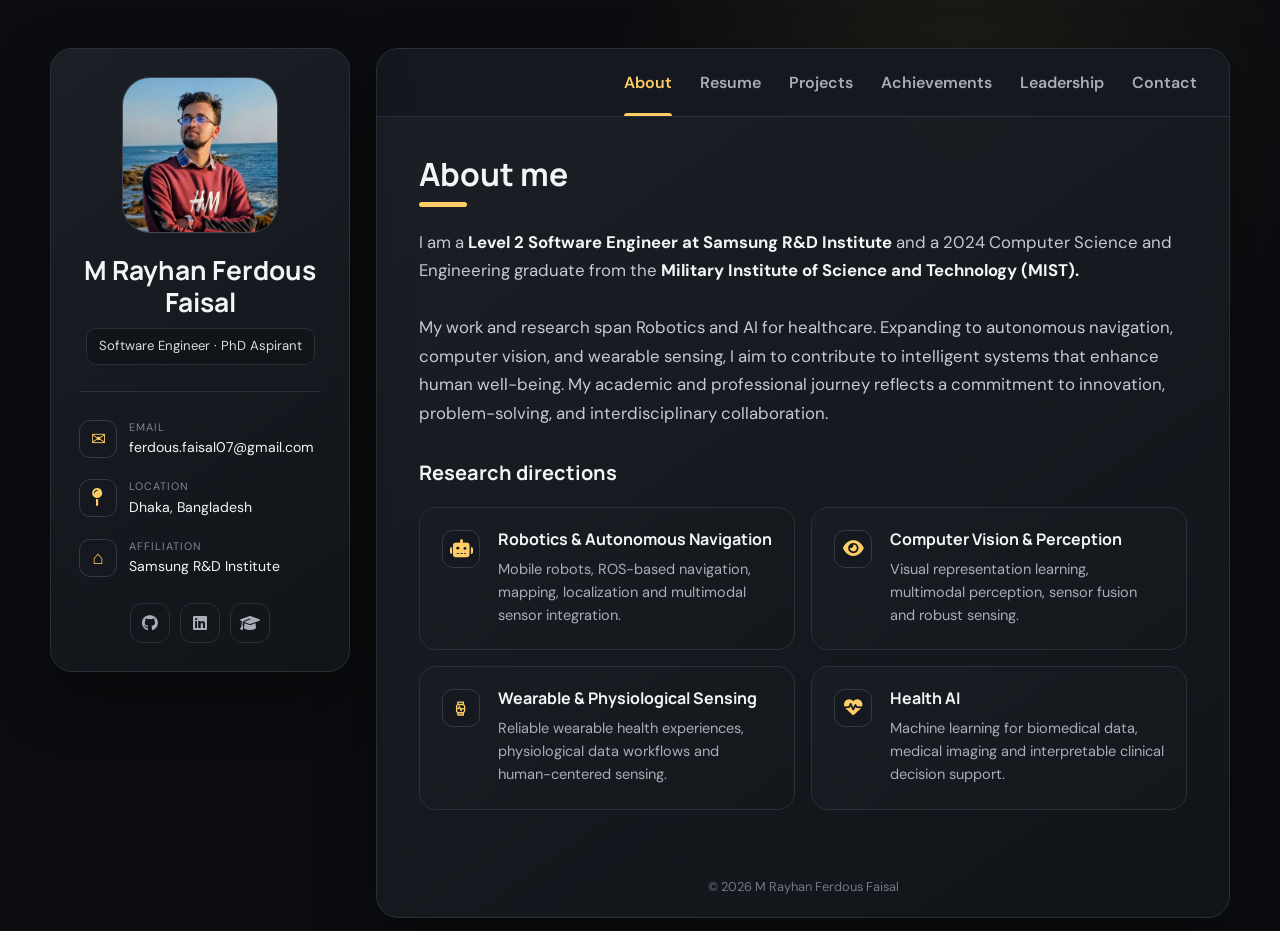
<file: index.html>
<!doctype html>
<html lang="en">
<head>
  <meta charset="utf-8">
  <meta http-equiv="refresh" content="0; url=about/">
  <meta name="viewport" content="width=device-width, initial-scale=1">
  <title>M Rayhan Ferdous Faisal | Portfolio</title>
  <link rel="canonical" href="about/">
</head>
<body>
  <p>Opening <a href="about/">M Rayhan Ferdous Faisal's portfolio</a>…</p>
</body>
</html>
</file>
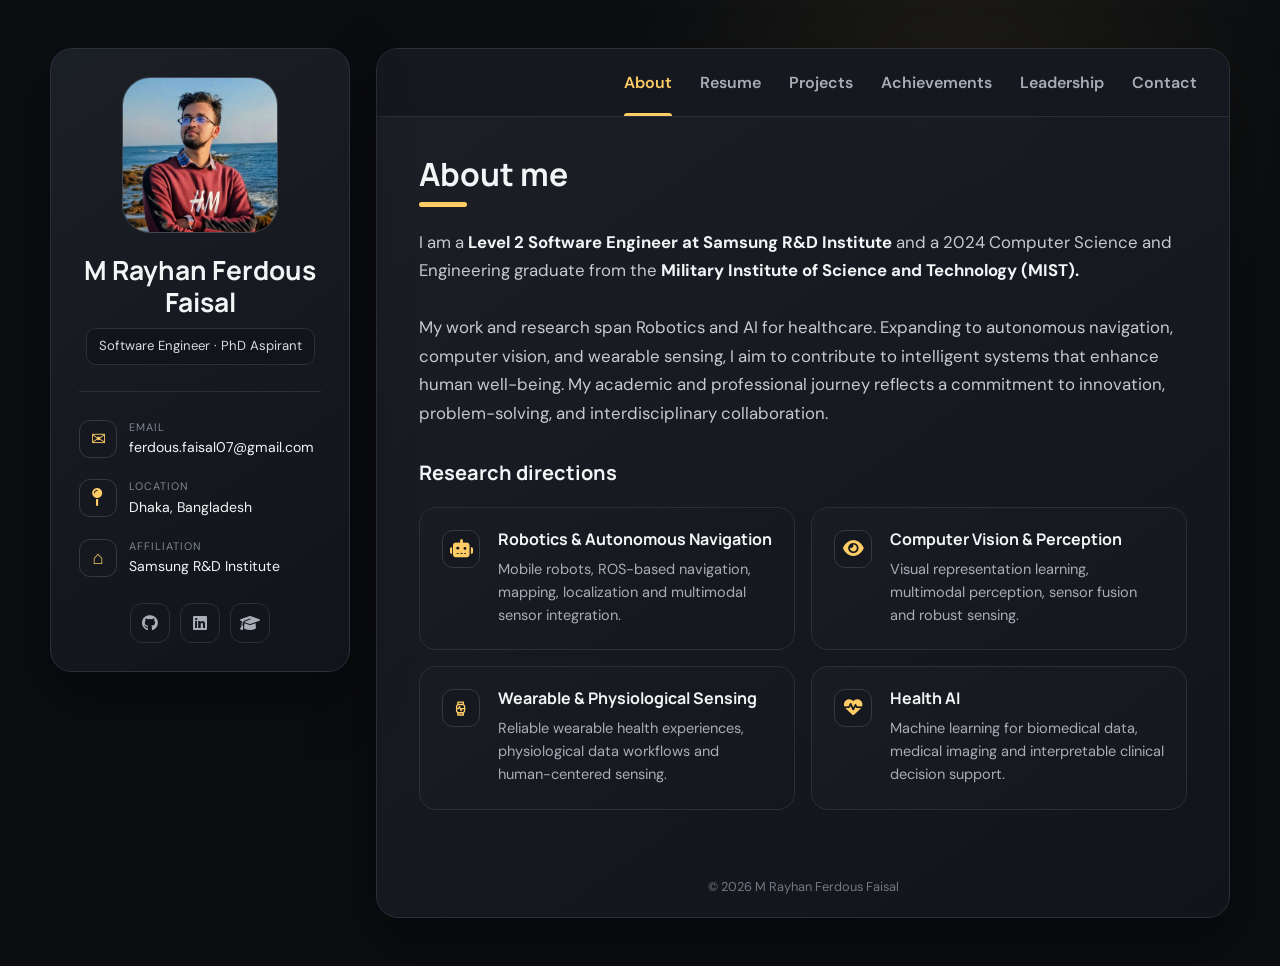
<file: about/index.html>
<!doctype html>
<html lang="en">
<head>
    <meta charset="utf-8">
    <meta name="viewport" content="width=device-width,initial-scale=1">
    <meta name="description" content="M Rayhan Ferdous Faisal — software engineer and prospective PhD student in intelligent sensing, robotics, computer vision and health AI.">
    <meta name="theme-color" content="#0b0d10">
    <title>
      M Rayhan Ferdous Faisal | Portfolio
    </title>
    <link rel="preconnect" href="https://fonts.googleapis.com">
    <link rel="preconnect" href="https://fonts.gstatic.com" crossorigin>
    <link href="https://fonts.googleapis.com/css2?family=DM+Sans:wght@400;500;600;700&family=Manrope:wght@600;700;800&display=swap" rel="stylesheet">
    <link rel="stylesheet" href="https://cdnjs.cloudflare.com/ajax/libs/font-awesome/6.7.2/css/all.min.css">
    <link rel="icon" type="image/svg+xml" href="data:image/svg+xml,%3Csvg xmlns='http://www.w3.org/2000/svg' viewBox='0 0 64 64'%3E%3Crect width='64' height='64' rx='15' fill='%23111318'/%3E%3Cpath d='M14 46V18h19c10 0 17 5 17 14 0 6-3 10-8 12l8 2v4H37l-9-13v13H14zm14-20v8h5c4 0 6-1 6-4s-2-4-6-4h-5z' fill='%23ffcc66'/%3E%3C/svg%3E">
    <link rel="stylesheet" href="../assets/css/style.css?v=20260922-1">
  </head>
<body>
  <div class="shell">
    <aside class="side card" aria-label="Profile">
            <div class="portrait" data-image-slot="profile">
              <strong>
                RF
              </strong>
            </div>
            <div>
              <h1>
                M Rayhan Ferdous Faisal
              </h1>
              <span class="role">
                Software Engineer · PhD Aspirant
              </span>
            </div>
            <div class="rule">
            </div>
            <div class="contacts">
              <div class="contact">
                <span class="icon">
                  ✉
                </span>
                <div>
                  <small>
                    Email
                  </small>
                  <a href="#" data-link-slot="email">
                    ferdous.faisal07@gmail.com
                  </a>
                </div>
              </div>
              <div class="contact">
                <span class="icon">
                  <i class="fa-solid fa-map-pin" aria-hidden="true"></i>
                </span>
                <div>
                  <small>
                    Location
                  </small>
                  <span>
                    Dhaka, Bangladesh
                  </span>
                </div>
              </div>
              <div class="contact">
                <span class="icon">
                  ⌂
                </span>
                <div>
                  <small>
                    Affiliation
                  </small>
                  <span>
                    Samsung R&amp;D Institute
                  </span>
                </div>
              </div>
            </div>
            <div class="social">
              <a href="https://github.com/RF-Faisal" target="_blank" rel="noreferrer" aria-label="GitHub" data-link-slot="github">
                <i class="fa-brands fa-github" aria-hidden="true"></i>
              </a>
              <a href="#" data-link-slot="linkedin" aria-label="LinkedIn">
                <i class="fa-brands fa-linkedin" aria-hidden="true"></i>
              </a>
              <a href="#" data-link-slot="scholar" aria-label="Google Scholar">
                <i class="fa-solid fa-graduation-cap" aria-hidden="true"></i>
              </a>
            </div>
          </aside>
    <main class="main card">
      <nav class="nav" aria-label="Portfolio sections">
          <a class="active" aria-current="page" href="../about/">About</a>
          <a href="../resume/">Resume</a>
          <a href="../projects/">Projects</a>
          <a href="../achievements/">Achievements</a>
          <a href="../leadership/">Leadership</a>
          <a href="../contact/">Contact</a>
        </nav>
      <section id="about" class="panel active">
        <h2 class="title">
          About me
        </h2>
        <p class="lead">
          I am a
          <strong>
            Level 2 Software Engineer at Samsung R&amp;D Institute
          </strong>
          and a 2024 Computer Science and Engineering graduate from the
          <strong>
            Military Institute of Science and Technology (MIST).
          </strong>
          <br>
          <br>
          My work and research span Robotics and AI for healthcare. Expanding to autonomous navigation, computer vision, and wearable sensing, I aim to contribute to intelligent systems that enhance human well-being. My academic and professional journey reflects a commitment to innovation, problem-solving, and interdisciplinary collaboration.
        </p>
        <!-- <div class="available">
          <span class="dot">
          </span>
          Seeking PhD opportunities for Spring or Fall 2027
        </div> -->
        <h3 class="label">
          Research directions
        </h3>
        <div class="grid research-directions">
          <article class="box">
            <span class="icon">
              <i class="fa-solid fa-robot" aria-hidden="true"></i>
            </span>
            <h3>
              Robotics &amp; Autonomous Navigation
            </h3>
            <p>
              Mobile robots, ROS-based navigation, mapping, localization and multimodal sensor integration.
            </p>
          </article>
          <article class="box">
            <span class="icon">
              <i class="fa-solid fa-eye" aria-hidden="true"></i>
            </span>
            <h3>
              Computer Vision &amp; Perception
            </h3>
            <p>
              Visual representation learning, multimodal perception, sensor fusion and robust sensing.
            </p>
          </article>
          <article class="box">
            <span class="icon">
              <svg xmlns="http://www.w3.org/2000/svg" viewBox="0 0 24 24" width="1.2em" height="1.2em" fill="none" stroke="currentColor" stroke-width="1.6" stroke-linecap="round" stroke-linejoin="round" aria-hidden="true"><path d="M8.5 4h7v2.8h-7z"/><path d="M8.5 17.2h7V20h-7z"/><rect x="7" y="7" width="10" height="10" rx="2.5"/><path d="M8 12h1.2l1.4-2.6 2 5.2 1-2.6h3.6"/></svg>
            </span>
            <h3>
              Wearable &amp; Physiological Sensing
            </h3>
            <p>
              Reliable wearable health experiences, physiological data workflows and human-centered sensing.
            </p>
          </article>
          <article class="box">
            <span class="icon">
              <i class="fa-solid fa-heart-pulse" aria-hidden="true"></i>
            </span>
            <h3>
              Health AI
            </h3>
            <p>
              Machine learning for biomedical data, medical imaging and interpretable clinical decision support.
            </p>
          </article>
        </div>
      </section>
      <footer class="foot">
          ©
          <span id="year">
          </span>
          M Rayhan Ferdous Faisal
        </footer>
    </main>
  </div>
  <script src="../assets/js/resources.js?v=20260914-3"></script>
  <script src="../assets/js/main.js?v=20260922-1"></script>
</body>
</html>
</file>
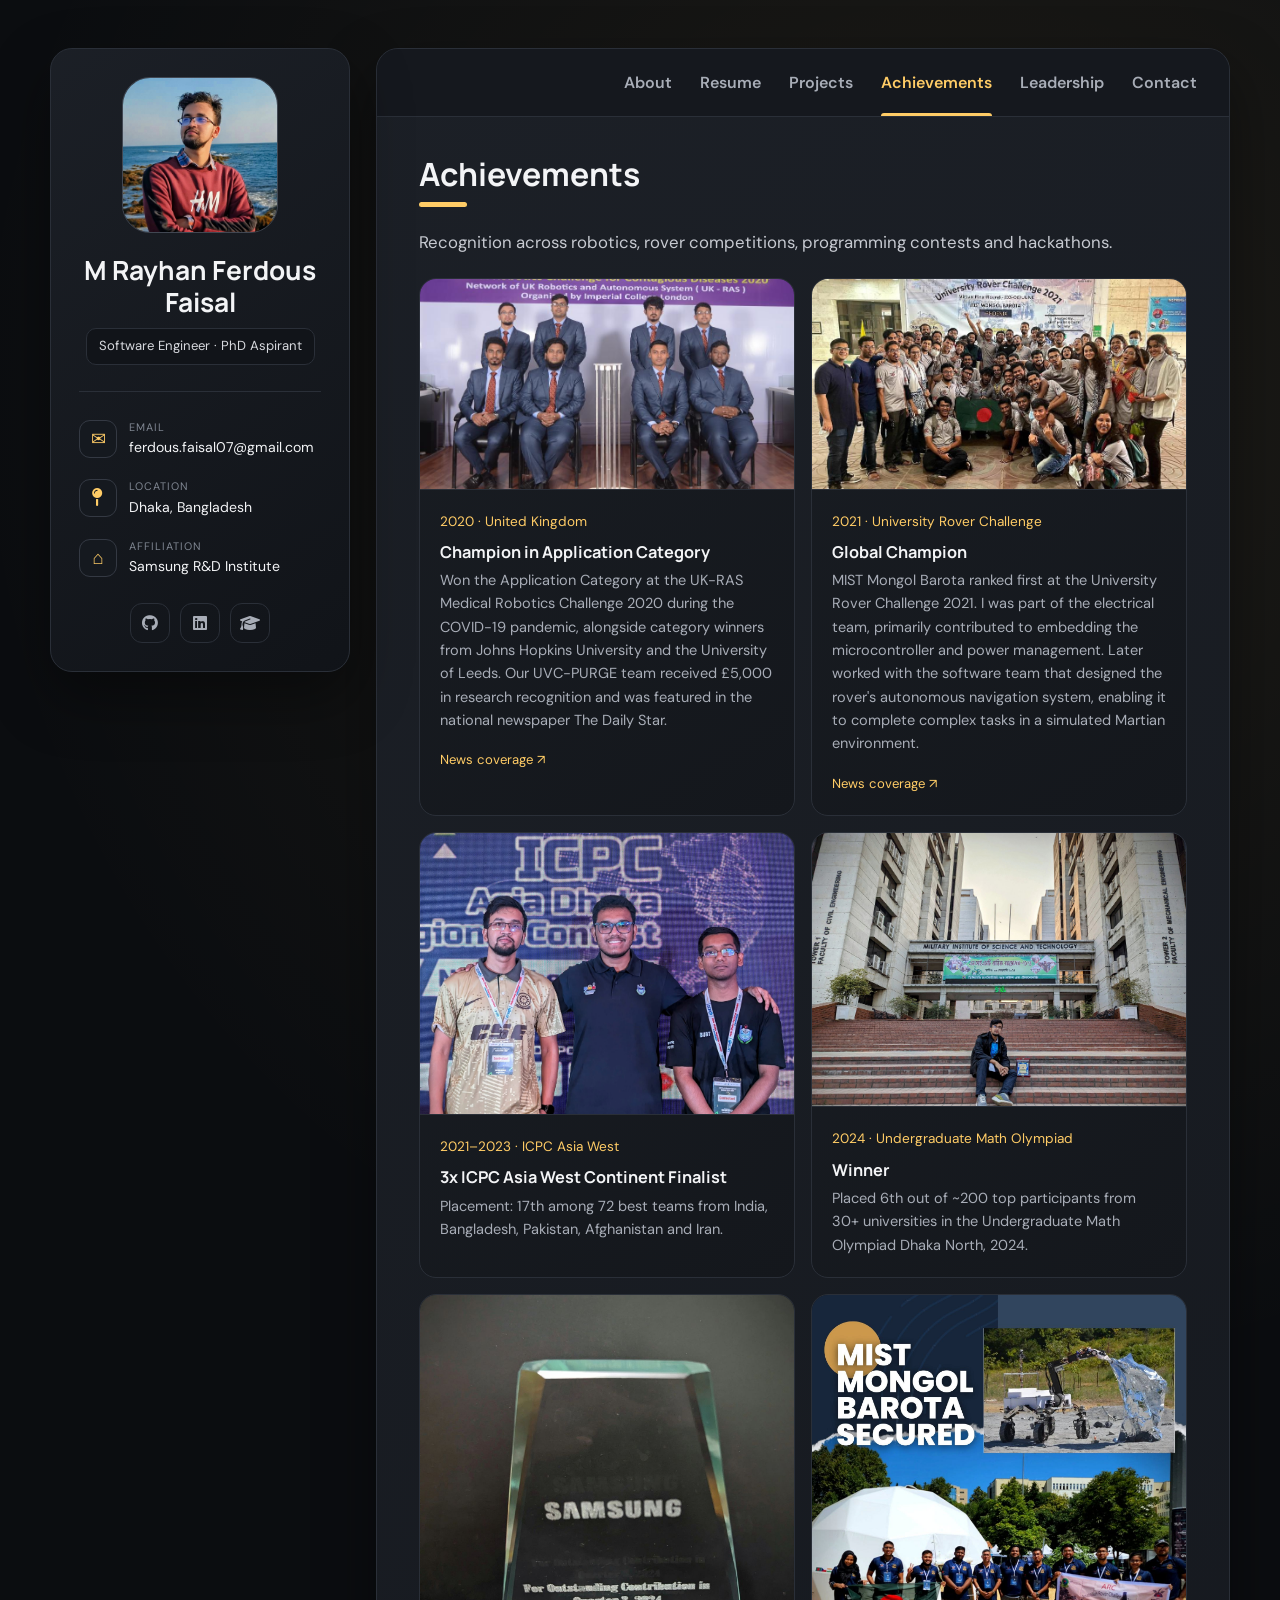
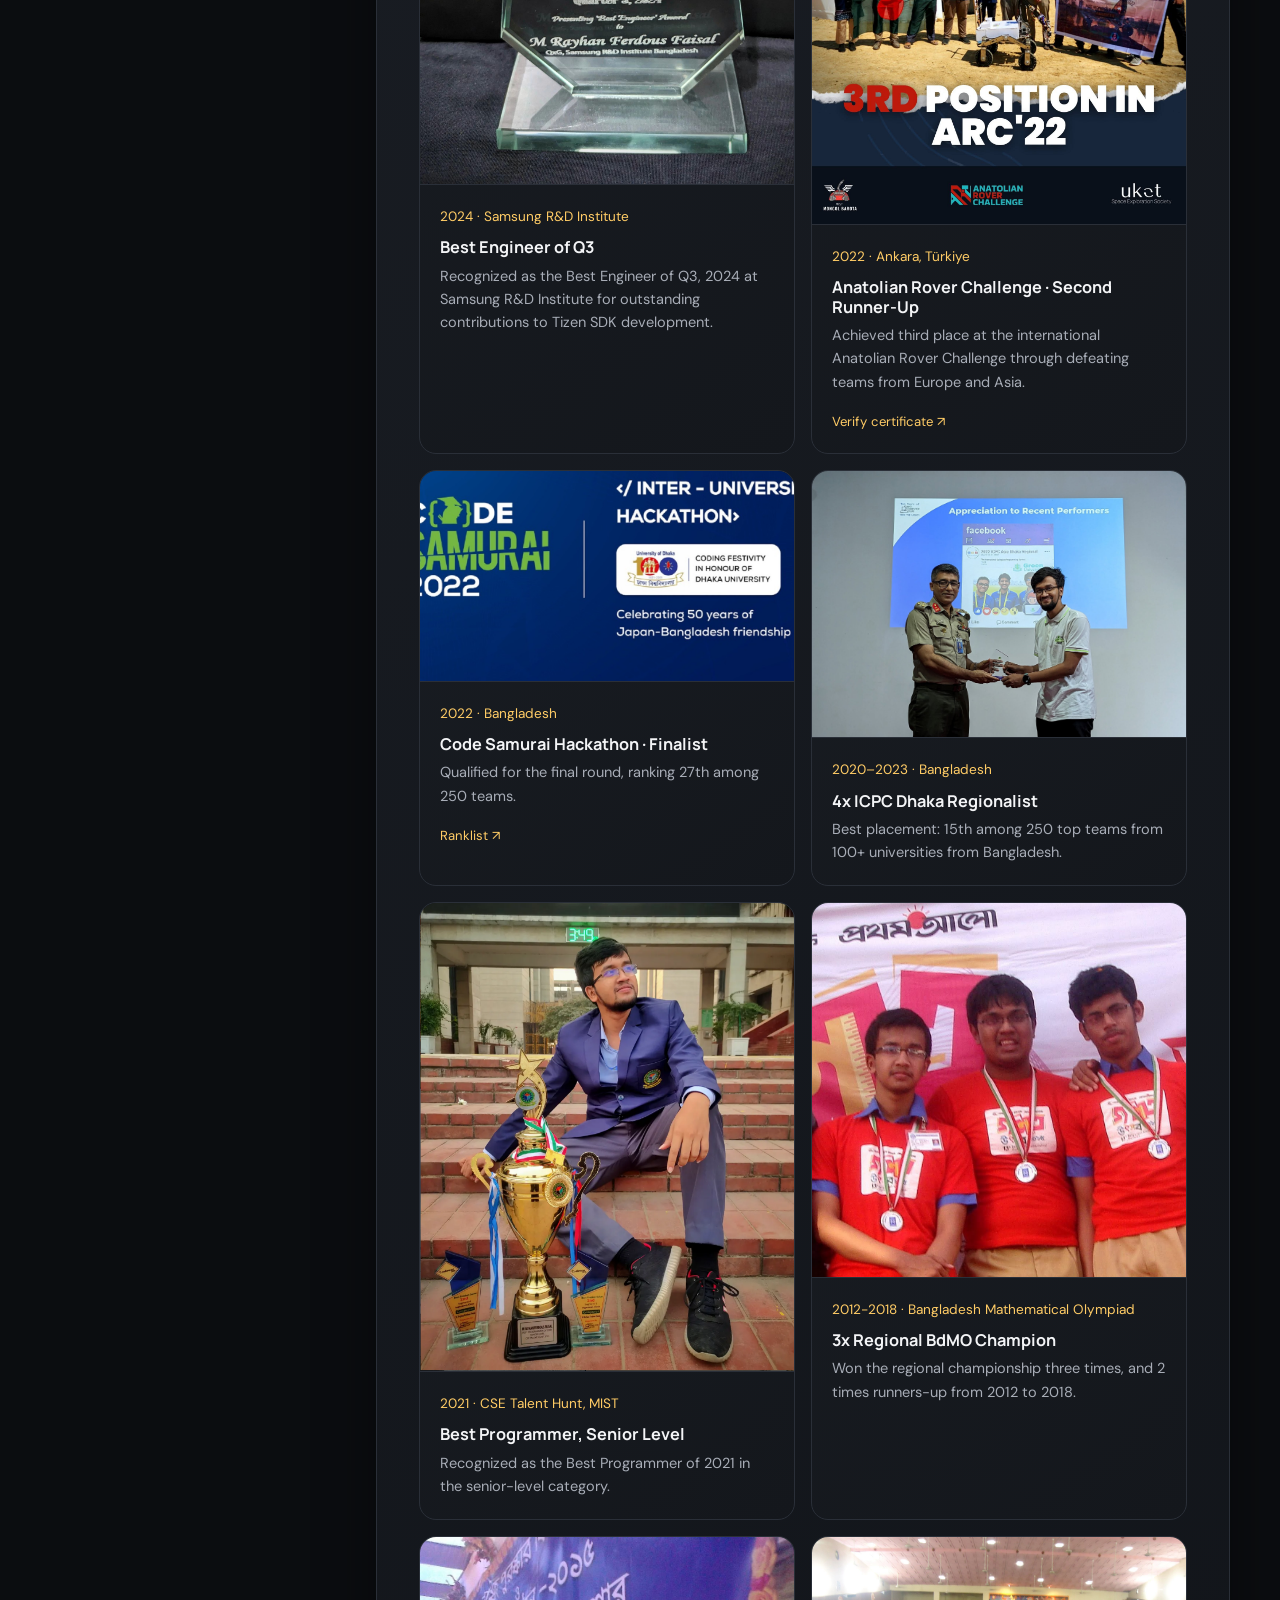
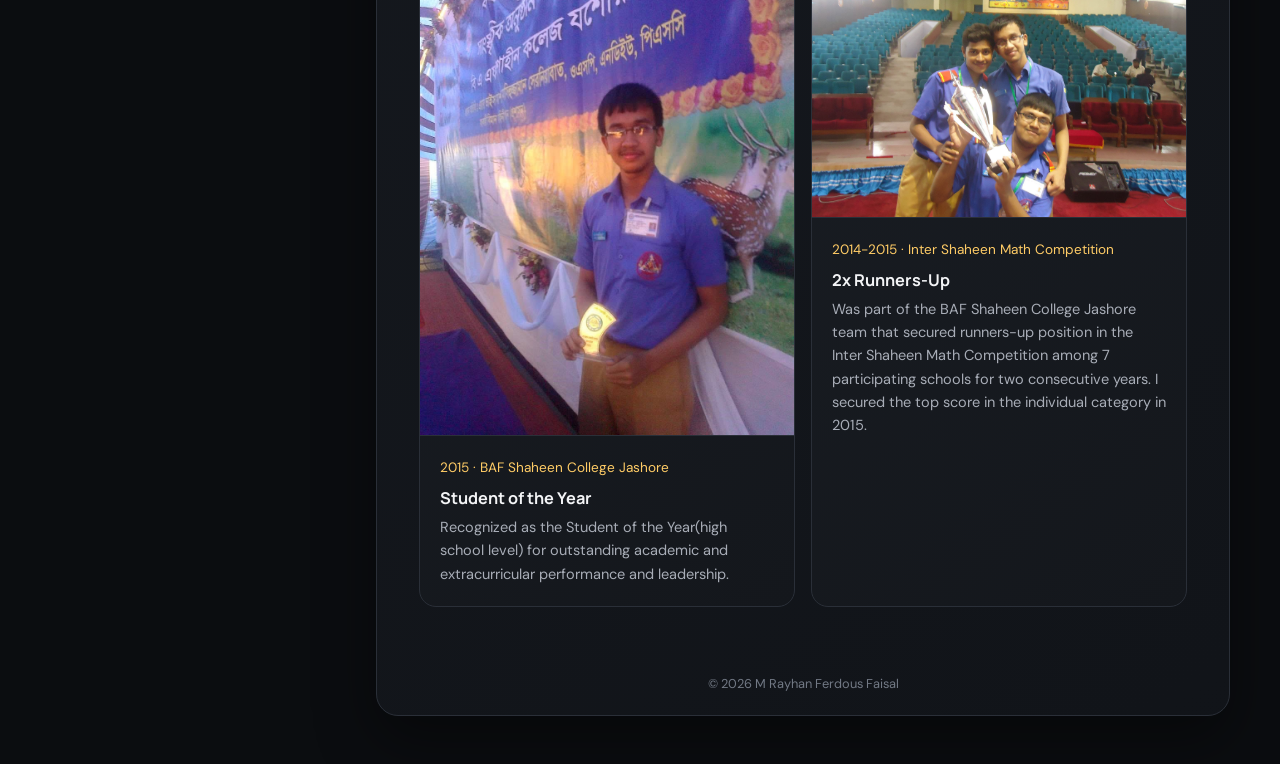
<file: achievements/index.html>
<!doctype html>
<html lang="en">
<head>
    <meta charset="utf-8">
    <meta name="viewport" content="width=device-width,initial-scale=1">
    <meta name="description" content="M Rayhan Ferdous Faisal — software engineer and prospective PhD student in intelligent sensing, robotics, computer vision and health AI.">
    <meta name="theme-color" content="#0b0d10">
    <title>
      M Rayhan Ferdous Faisal | Portfolio
    </title>
    <link rel="preconnect" href="https://fonts.googleapis.com">
    <link rel="preconnect" href="https://fonts.gstatic.com" crossorigin>
    <link href="https://fonts.googleapis.com/css2?family=DM+Sans:wght@400;500;600;700&family=Manrope:wght@600;700;800&display=swap" rel="stylesheet">
    <link rel="stylesheet" href="https://cdnjs.cloudflare.com/ajax/libs/font-awesome/6.7.2/css/all.min.css">
    <link rel="icon" type="image/svg+xml" href="data:image/svg+xml,%3Csvg xmlns='http://www.w3.org/2000/svg' viewBox='0 0 64 64'%3E%3Crect width='64' height='64' rx='15' fill='%23111318'/%3E%3Cpath d='M14 46V18h19c10 0 17 5 17 14 0 6-3 10-8 12l8 2v4H37l-9-13v13H14zm14-20v8h5c4 0 6-1 6-4s-2-4-6-4h-5z' fill='%23ffcc66'/%3E%3C/svg%3E">
    <link rel="stylesheet" href="../assets/css/style.css?v=20260922-1">
  </head>
<body>
  <div class="shell">
    <aside class="side card" aria-label="Profile">
            <div class="portrait" data-image-slot="profile">
              <strong>
                RF
              </strong>
            </div>
            <div>
              <h1>
                M Rayhan Ferdous Faisal
              </h1>
              <span class="role">
                Software Engineer · PhD Aspirant
              </span>
            </div>
            <div class="rule">
            </div>
            <div class="contacts">
              <div class="contact">
                <span class="icon">
                  ✉
                </span>
                <div>
                  <small>
                    Email
                  </small>
                  <a href="#" data-link-slot="email">
                    ferdous.faisal07@gmail.com
                  </a>
                </div>
              </div>
              <div class="contact">
                <span class="icon">
                  <i class="fa-solid fa-map-pin" aria-hidden="true"></i>
                </span>
                <div>
                  <small>
                    Location
                  </small>
                  <span>
                    Dhaka, Bangladesh
                  </span>
                </div>
              </div>
              <div class="contact">
                <span class="icon">
                  ⌂
                </span>
                <div>
                  <small>
                    Affiliation
                  </small>
                  <span>
                    Samsung R&amp;D Institute
                  </span>
                </div>
              </div>
            </div>
            <div class="social">
              <a href="https://github.com/RF-Faisal" target="_blank" rel="noreferrer" aria-label="GitHub" data-link-slot="github">
                <i class="fa-brands fa-github" aria-hidden="true"></i>
              </a>
              <a href="#" data-link-slot="linkedin" aria-label="LinkedIn">
                <i class="fa-brands fa-linkedin" aria-hidden="true"></i>
              </a>
              <a href="#" data-link-slot="scholar" aria-label="Google Scholar">
                <i class="fa-solid fa-graduation-cap" aria-hidden="true"></i>
              </a>
            </div>
          </aside>
    <main class="main card">
      <nav class="nav" aria-label="Portfolio sections">
          <a href="../about/">About</a>
          <a href="../resume/">Resume</a>
          <a href="../projects/">Projects</a>
          <a class="active" aria-current="page" href="../achievements/">Achievements</a>
          <a href="../leadership/">Leadership</a>
          <a href="../contact/">Contact</a>
        </nav>
      <section id="achievements" class="panel active">
        <h2 class="title">
          Achievements
        </h2>
        <p class="lead">
          Recognition across robotics, rover competitions, programming contests and hackathons.
        </p>
        <div class="grid">
          <article class="box achievement-card">
            <a class="media-link" href="https://www.thedailystar.net/star-youth/news/robot-built-mist-students-brings-glory-bangladesh-2061577" target="_blank" rel="noreferrer" aria-label="Read Daily Star coverage of UVC-PURGE">
              <img src="../assets/images/achievements/uvc_purge.jpg" alt="Team UVC-PURGE with its medical disinfection robot" loading="lazy">
            </a>
            <div class="achievement-body">
              <div class="meta">
                2020 · United Kingdom
              </div>
              <h3>
                Champion in Application Category
              </h3>
              <p>
                Won the Application Category at the UK-RAS Medical Robotics Challenge 2020 during the COVID-19 pandemic, alongside category winners from Johns Hopkins University and the University of Leeds. Our UVC-PURGE team received £5,000 in research recognition and was featured in the national newspaper The Daily Star.
              </p>
              <div class="actions">
                <a href="https://www.thedailystar.net/star-youth/news/robot-built-mist-students-brings-glory-bangladesh-2061577" target="_blank" rel="noreferrer">
                  News coverage ↗
                </a>
              </div>
            </div>
          </article>
          <article class="box achievement-card">
            <a class="media-link" href="https://www.thedailystar.net/star-youth/news/mists-mongol-barota-tops-the-prestigious-university-rover-challenge-2021-bracu-ranks-4th-2107697" target="_blank" rel="noreferrer" aria-label="Read Daily Star coverage of URC 2021">
              <img src="../assets/images/achievements/mongol_barota.jpg" alt="MIST Mongol Barota team at University Rover Challenge 2021" loading="lazy">
            </a>
            <div class="achievement-body">
              <div class="meta">
                2021 · University Rover Challenge
              </div>
              <h3>
                Global Champion
              </h3>
              <p>
                MIST Mongol Barota ranked first at the University Rover Challenge 2021.
                I was part of the electrical team, primarily contributed to embedding the microcontroller and power management. Later worked with the software team that designed the rover's autonomous navigation system, enabling it to complete complex tasks in a simulated Martian environment.
              </p>
              <div class="actions">
                <a href="https://www.thedailystar.net/star-youth/news/mists-mongol-barota-tops-the-prestigious-university-rover-challenge-2021-bracu-ranks-4th-2107697" target="_blank" rel="noreferrer">
                  News coverage ↗
                </a>
              </div>
            </div>
          </article>
          <article class="box achievement-card">
            <div class="media" data-image-slot="achievementIcpcAsiaWest">
              ADD ACHIEVEMENT IMAGE
            </div>
            <div class="achievement-body">
              <div class="meta">
                2021–2023 · ICPC Asia West
              </div>
              <h3>
                3x ICPC Asia West Continent Finalist
              </h3>
              <p>
                Placement: 17th among 72 best teams from India, Bangladesh, Pakistan, Afghanistan and Iran.
              </p>
            </div>
          </article>
          <article class="box achievement-card">
            <div class="media" data-image-slot="undergradMathOlympiad">
              ADD ACHIEVEMENT IMAGE
            </div>
            <div class="achievement-body">
              <div class="meta">
                2024 · Undergraduate Math Olympiad
              </div>
              <h3>
                 Winner
              </h3>
              <p>
                Placed 6th out of ~200 top participants from 30+ universities in the Undergraduate Math Olympiad Dhaka North, 2024.
              </p>
            </div>
          </article>
          <article class="box achievement-card">
            <div class="media" data-image-slot="SamsungBestEngineer">
              ADD ACHIEVEMENT IMAGE
            </div>
            <div class="achievement-body">
              <div class="meta">
                2024 · Samsung R&amp;D Institute
              </div>
              <h3>
                 Best Engineer of Q3
              </h3>
              <p>
                Recognized as the Best Engineer of Q3, 2024 at Samsung R&amp;D Institute for outstanding contributions to Tizen SDK development.
              </p>
            </div>
          </article>

          <article class="box achievement-card">
            <div class="media" data-image-slot="achievementArc22">
              ADD ACHIEVEMENT IMAGE
            </div>
            <div class="achievement-body">
              <div class="meta">
                2022 · Ankara, Türkiye
              </div>
              <h3>
                Anatolian Rover Challenge · Second Runner-Up
              </h3>
              <p>
                Achieved third place at the international Anatolian Rover Challenge through defeating teams from Europe and Asia.
              </p>
              <div class="actions">
                <a href="https://verified.sertifier.com/en/verify/99099599512592/" target="_blank" rel="noreferrer">
                  Verify certificate ↗
                </a>
              </div>
            </div>
          </article>

          <article class="box achievement-card">
            <div class="media" data-image-slot="achievementCodeSamurai">
              ADD ACHIEVEMENT IMAGE
            </div>
            <div class="achievement-body">
              <div class="meta">
                2022 · Bangladesh
              </div>
              <h3>
                Code Samurai Hackathon · Finalist
              </h3>
              <p>
                Qualified for the final round, ranking 27th among 250 teams.
              </p>
              <div class="actions">
                <a href="https://lightoj.com/contest/code-samurai-2022-preliminary/ranklist" target="_blank" rel="noreferrer">
                  Ranklist ↗
                </a>
              </div>
            </div>
          </article>
          <article class="box achievement-card">
            <div class="media" data-image-slot="achievementIcpcDhaka">
              ADD ACHIEVEMENT IMAGE
            </div>
            <div class="achievement-body">
              <div class="meta">
                2020–2023 · Bangladesh
              </div>
              <h3>
                4x ICPC Dhaka Regionalist
              </h3>
              <p>
                Best placement: 15th among 250 top teams from 100+ universities from Bangladesh.
              </p>
            </div>
          </article>
          
          <article class="box achievement-card">
            <div class="media" data-image-slot="achievementBestProgrammer">
              ADD ACHIEVEMENT IMAGE
            </div>
            <div class="achievement-body">
              <div class="meta">
                2021 · CSE Talent Hunt, MIST
              </div>
              <h3>
                Best Programmer, Senior Level
              </h3>
              <p>
                Recognized as the Best Programmer of 2021 in the senior-level category.
              </p>
            </div>
          </article>
          <article class="box achievement-card">
            <div class="media" data-image-slot="achievementBdmoHighSchool">
              ADD ACHIEVEMENT IMAGE
            </div>
            <div class="achievement-body">
              <div class="meta">
                2012-2018 · Bangladesh Mathematical Olympiad
              </div>
              <h3>
                3x Regional BdMO Champion
              </h3>
              <p>
                Won the regional championship three times, and 2 times runners-up from 2012 to 2018.
              </p>
            </div>
          </article>
          <article class="box achievement-card">
            <div class="media" data-image-slot="achievementShaheenBestStudent">
              ADD ACHIEVEMENT IMAGE
            </div>
            <div class="achievement-body">
              <div class="meta">
                2015 · BAF Shaheen College Jashore
              </div>
              <h3>
                Student of the Year
              </h3>
              <p>
                Recognized as the Student of the Year(high school level) for outstanding academic and extracurricular performance and leadership.
              </p>
            </div>
          </article>
          <article class="box achievement-card">
            <div class="media" data-image-slot="achievementInterShaheen">
              ADD ACHIEVEMENT IMAGE
            </div>
            <div class="achievement-body">
              <div class="meta">
                2014-2015 · Inter Shaheen Math Competition
              </div>
              <h3>
                2x Runners-Up
              </h3>
              <p>
                Was part of the BAF Shaheen College Jashore team that secured runners-up position in the Inter Shaheen Math Competition among 7 participating schools for two consecutive years. I secured the top score in the individual category in 2015.
              </p>
            </div>
          </article>
        </div>
        <!-- <div class="note">
          Cards marked
          <strong>
            ADD ACHIEVEMENT IMAGE
          </strong>
          have reserved 16:9 media areas. Replace those blocks when your images are ready.
        </div> -->
      </section>
      <footer class="foot">
          ©
          <span id="year">
          </span>
          M Rayhan Ferdous Faisal
        </footer>
    </main>
  </div>
  <script src="../assets/js/resources.js?v=20260914-2016"></script>
  <script src="../assets/js/main.js?v=20260922-1"></script>
</body>
</html>
</file>
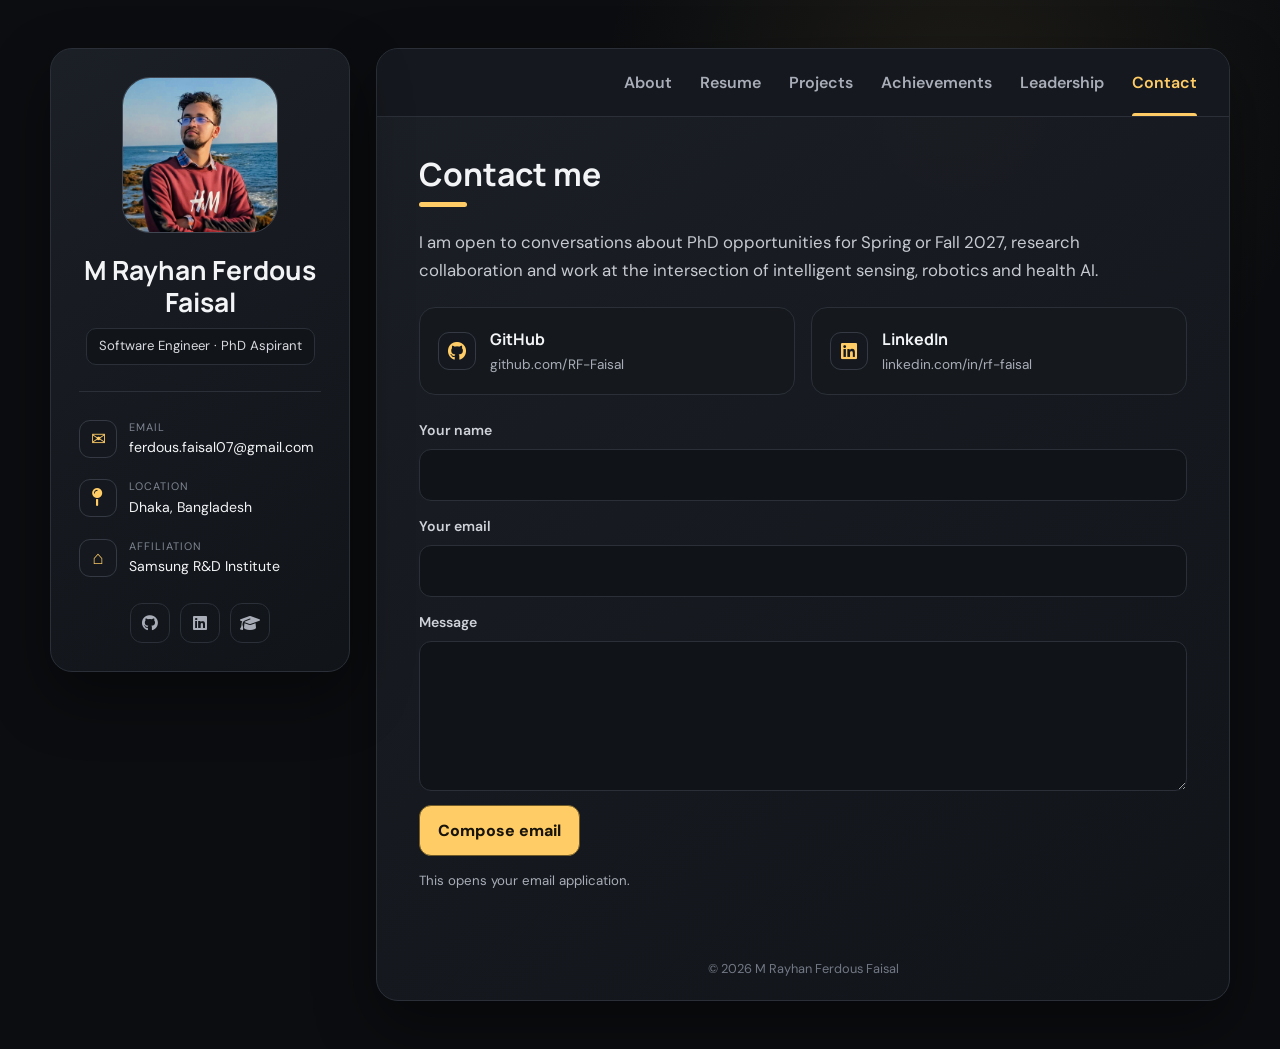
<file: contact/index.html>
<!doctype html>
<html lang="en">
<head>
    <meta charset="utf-8">
    <meta name="viewport" content="width=device-width,initial-scale=1">
    <meta name="description" content="M Rayhan Ferdous Faisal — software engineer and prospective PhD student in intelligent sensing, robotics, computer vision and health AI.">
    <meta name="theme-color" content="#0b0d10">
    <title>
      M Rayhan Ferdous Faisal | Portfolio
    </title>
    <link rel="preconnect" href="https://fonts.googleapis.com">
    <link rel="preconnect" href="https://fonts.gstatic.com" crossorigin>
    <link href="https://fonts.googleapis.com/css2?family=DM+Sans:wght@400;500;600;700&family=Manrope:wght@600;700;800&display=swap" rel="stylesheet">
    <link rel="stylesheet" href="https://cdnjs.cloudflare.com/ajax/libs/font-awesome/6.7.2/css/all.min.css">
    <link rel="icon" type="image/svg+xml" href="data:image/svg+xml,%3Csvg xmlns='http://www.w3.org/2000/svg' viewBox='0 0 64 64'%3E%3Crect width='64' height='64' rx='15' fill='%23111318'/%3E%3Cpath d='M14 46V18h19c10 0 17 5 17 14 0 6-3 10-8 12l8 2v4H37l-9-13v13H14zm14-20v8h5c4 0 6-1 6-4s-2-4-6-4h-5z' fill='%23ffcc66'/%3E%3C/svg%3E">
    <link rel="stylesheet" href="../assets/css/style.css?v=20260922-1">
  </head>
<body>
  <div class="shell">
    <aside class="side card" aria-label="Profile">
            <div class="portrait" data-image-slot="profile">
              <strong>
                RF
              </strong>
            </div>
            <div>
              <h1>
                M Rayhan Ferdous Faisal
              </h1>
              <span class="role">
                Software Engineer · PhD Aspirant
              </span>
            </div>
            <div class="rule">
            </div>
            <div class="contacts">
              <div class="contact">
                <span class="icon">
                  ✉
                </span>
                <div>
                  <small>
                    Email
                  </small>
                  <a href="#" data-link-slot="email">
                    ferdous.faisal07@gmail.com
                  </a>
                </div>
              </div>
              <div class="contact">
                <span class="icon">
                  <i class="fa-solid fa-map-pin" aria-hidden="true"></i>
                </span>
                <div>
                  <small>
                    Location
                  </small>
                  <span>
                    Dhaka, Bangladesh
                  </span>
                </div>
              </div>
              <div class="contact">
                <span class="icon">
                  ⌂
                </span>
                <div>
                  <small>
                    Affiliation
                  </small>
                  <span>
                    Samsung R&amp;D Institute
                  </span>
                </div>
              </div>
            </div>
            <div class="social">
              <a href="https://github.com/RF-Faisal" target="_blank" rel="noreferrer" aria-label="GitHub" data-link-slot="github">
                <i class="fa-brands fa-github" aria-hidden="true"></i>
              </a>
              <a href="#" data-link-slot="linkedin" aria-label="LinkedIn">
                <i class="fa-brands fa-linkedin" aria-hidden="true"></i>
              </a>
              <a href="#" data-link-slot="scholar" aria-label="Google Scholar">
                <i class="fa-solid fa-graduation-cap" aria-hidden="true"></i>
              </a>
            </div>
          </aside>
    <main class="main card">
      <nav class="nav" aria-label="Portfolio sections">
          <a href="../about/">About</a>
          <a href="../resume/">Resume</a>
          <a href="../projects/">Projects</a>
          <a href="../achievements/">Achievements</a>
          <a href="../leadership/">Leadership</a>
          <a class="active" aria-current="page" href="../contact/">Contact</a>
        </nav>
      <section id="contact" class="panel active">
        <h2 class="title">
          Contact me
        </h2>
        <p class="lead">
          I am open to conversations about PhD opportunities for Spring or Fall 2027, research collaboration and work at the intersection of intelligent sensing, robotics and health AI.
        </p>
        <div class="contact-cards">
          <a class="contact-card" href="https://github.com/RF-Faisal" target="_blank" rel="noreferrer" data-link-slot="github">
            <span class="icon">
              <i class="fa-brands fa-github" aria-hidden="true"></i>
            </span>
            <div>
              <strong>
                GitHub
              </strong>
              <span>
                github.com/RF-Faisal
              </span>
            </div>
          </a>
          <a class="contact-card" href="#" data-link-slot="linkedin" aria-label="LinkedIn profile">
            <span class="icon">
              <i class="fa-brands fa-linkedin" aria-hidden="true"></i>
            </span>
            <div>
              <strong>
                LinkedIn
              </strong>
              <span>
                linkedin.com/in/rf-faisal
              </span>
            </div>
          </a>
        </div>
        <form class="contact-form" id="contact-form">
          <label>
            Your name
            <input id="contact-name" name="name" autocomplete="name" required>
          </label>
          <label>
            Your email
            <input id="contact-email" name="email" type="email" autocomplete="email" required>
          </label>
          <label>
            Message
            <textarea id="contact-message" name="message" required>
            </textarea>
          </label>
          <button type="submit">
            Compose email
          </button>
          <p class="form-note">
            This opens your email application.
          </p>
        </form>
      </section>
      <footer class="foot">
          ©
          <span id="year">
          </span>
          M Rayhan Ferdous Faisal
        </footer>
    </main>
  </div>
  <script src="../assets/js/resources.js?v=20260914-2017"></script>
  <script src="../assets/js/main.js?v=20260922-1"></script>
</body>
</html>
</file>
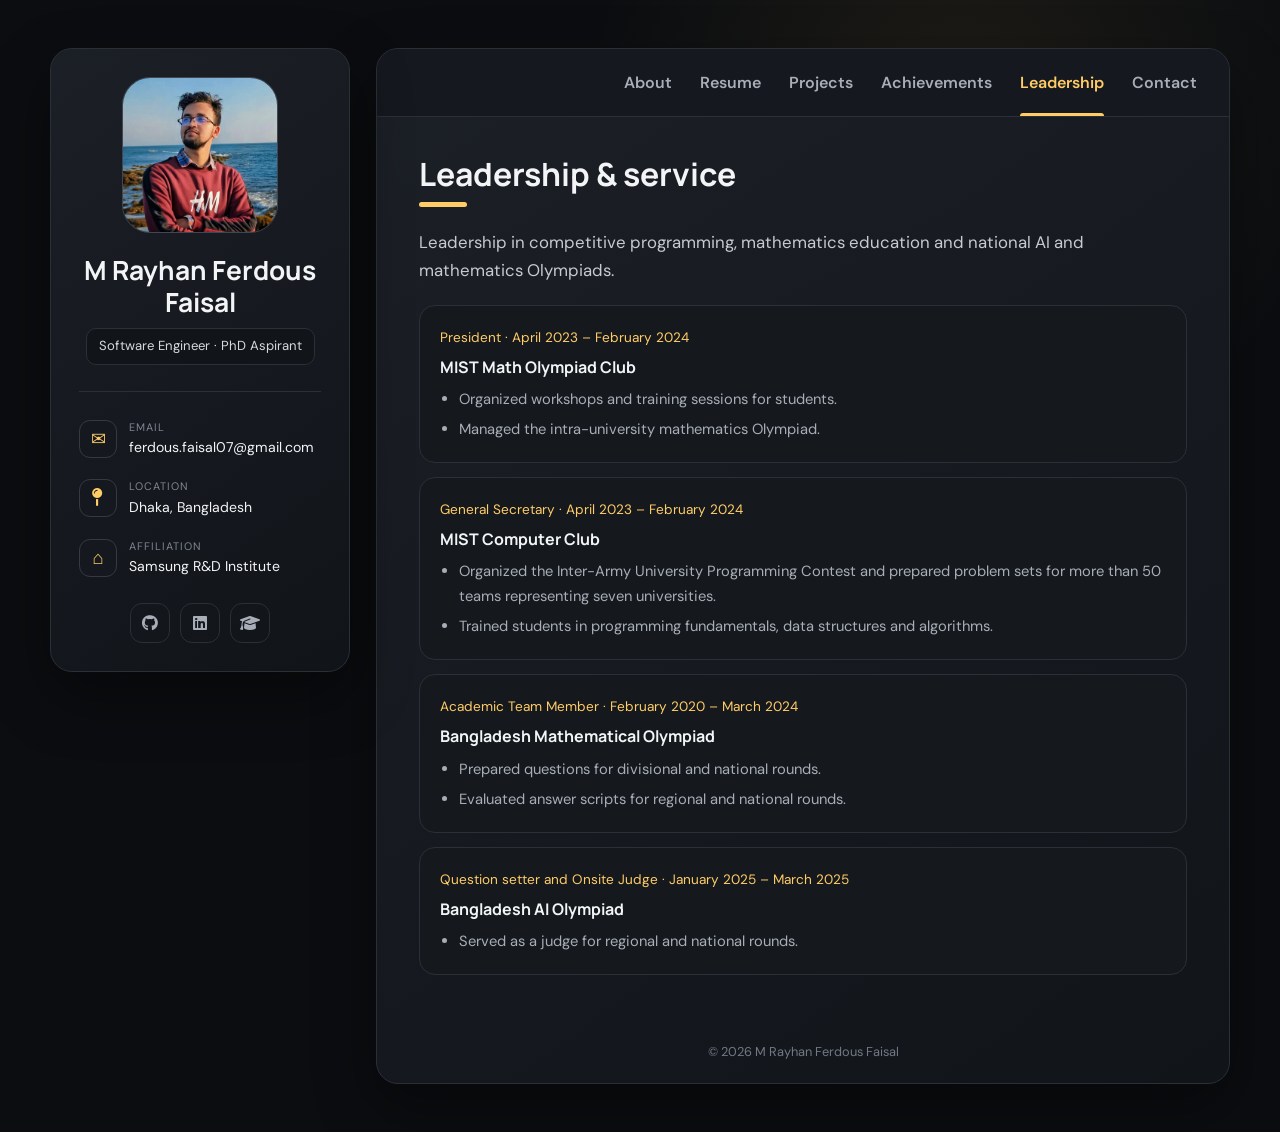
<file: leadership/index.html>
<!doctype html>
<html lang="en">
<head>
    <meta charset="utf-8">
    <meta name="viewport" content="width=device-width,initial-scale=1">
    <meta name="description" content="M Rayhan Ferdous Faisal — software engineer and prospective PhD student in intelligent sensing, robotics, computer vision and health AI.">
    <meta name="theme-color" content="#0b0d10">
    <title>
      M Rayhan Ferdous Faisal | Portfolio
    </title>
    <link rel="preconnect" href="https://fonts.googleapis.com">
    <link rel="preconnect" href="https://fonts.gstatic.com" crossorigin>
    <link href="https://fonts.googleapis.com/css2?family=DM+Sans:wght@400;500;600;700&family=Manrope:wght@600;700;800&display=swap" rel="stylesheet">
    <link rel="stylesheet" href="https://cdnjs.cloudflare.com/ajax/libs/font-awesome/6.7.2/css/all.min.css">
    <link rel="icon" type="image/svg+xml" href="data:image/svg+xml,%3Csvg xmlns='http://www.w3.org/2000/svg' viewBox='0 0 64 64'%3E%3Crect width='64' height='64' rx='15' fill='%23111318'/%3E%3Cpath d='M14 46V18h19c10 0 17 5 17 14 0 6-3 10-8 12l8 2v4H37l-9-13v13H14zm14-20v8h5c4 0 6-1 6-4s-2-4-6-4h-5z' fill='%23ffcc66'/%3E%3C/svg%3E">
    <link rel="stylesheet" href="../assets/css/style.css?v=20260922-1">
  </head>
<body>
  <div class="shell">
    <aside class="side card" aria-label="Profile">
            <div class="portrait" data-image-slot="profile">
              <strong>
                RF
              </strong>
            </div>
            <div>
              <h1>
                M Rayhan Ferdous Faisal
              </h1>
              <span class="role">
                Software Engineer · PhD Aspirant
              </span>
            </div>
            <div class="rule">
            </div>
            <div class="contacts">
              <div class="contact">
                <span class="icon">
                  ✉
                </span>
                <div>
                  <small>
                    Email
                  </small>
                  <a href="#" data-link-slot="email">
                    ferdous.faisal07@gmail.com
                  </a>
                </div>
              </div>
              <div class="contact">
                <span class="icon">
                  <i class="fa-solid fa-map-pin" aria-hidden="true"></i>
                </span>
                <div>
                  <small>
                    Location
                  </small>
                  <span>
                    Dhaka, Bangladesh
                  </span>
                </div>
              </div>
              <div class="contact">
                <span class="icon">
                  ⌂
                </span>
                <div>
                  <small>
                    Affiliation
                  </small>
                  <span>
                    Samsung R&amp;D Institute
                  </span>
                </div>
              </div>
            </div>
            <div class="social">
              <a href="https://github.com/RF-Faisal" target="_blank" rel="noreferrer" aria-label="GitHub" data-link-slot="github">
                <i class="fa-brands fa-github" aria-hidden="true"></i>
              </a>
              <a href="#" data-link-slot="linkedin" aria-label="LinkedIn">
                <i class="fa-brands fa-linkedin" aria-hidden="true"></i>
              </a>
              <a href="#" data-link-slot="scholar" aria-label="Google Scholar">
                <i class="fa-solid fa-graduation-cap" aria-hidden="true"></i>
              </a>
            </div>
          </aside>
    <main class="main card">
      <nav class="nav" aria-label="Portfolio sections">
          <a href="../about/">About</a>
          <a href="../resume/">Resume</a>
          <a href="../projects/">Projects</a>
          <a href="../achievements/">Achievements</a>
          <a class="active" aria-current="page" href="../leadership/">Leadership</a>
          <a href="../contact/">Contact</a>
        </nav>
      <section id="leadership" class="panel active">
        <h2 class="title">
          Leadership &amp; service
        </h2>
        <p class="lead">
          Leadership in competitive programming, mathematics education and national AI and mathematics Olympiads.
        </p>
        <div class="leadership-list">
          <article class="leadership-item">
            <div class="meta">
              President · April 2023 – February 2024
            </div>
            <h3>
              MIST Math Olympiad Club
            </h3>
            <ul>
              <li>
                Organized workshops and training sessions for students.
              </li>
              <li>
                Managed the intra-university mathematics Olympiad.
              </li>
            </ul>
          </article>
          <article class="leadership-item">
            <div class="meta">
              General Secretary · April 2023 – February 2024
            </div>
            <h3>
              MIST Computer Club
            </h3>
            <ul>
              <li>
                Organized the Inter-Army University Programming Contest and prepared problem sets for more than 50 teams representing seven universities.
              </li>
              <li>
                Trained students in programming fundamentals, data structures and algorithms.
              </li>
            </ul>
          </article>
          <article class="leadership-item">
            <div class="meta">
              Academic Team Member · February 2020 – March 2024
            </div>
            <h3>
              Bangladesh Mathematical Olympiad
            </h3>
            <ul>
              <li>
                Prepared questions for divisional and national rounds.
              </li>
              <li>
                Evaluated answer scripts for regional and national rounds.
              </li>
            </ul>
          </article>
          <article class="leadership-item">
            <div class="meta">
              Question setter and Onsite Judge · January 2025 – March 2025
            </div>
            <h3>
              Bangladesh AI Olympiad
            </h3>
            <ul>
              <li>
                Served as a judge for regional and national rounds.
              </li>
            </ul>
          </article>
        </div>
      </section>
      <footer class="foot">
          ©
          <span id="year">
          </span>
          M Rayhan Ferdous Faisal
        </footer>
    </main>
  </div>
  <script src="../assets/js/resources.js?v=20260914-2016"></script>
  <script src="../assets/js/main.js?v=20260922-1"></script>
</body>
</html>
</file>
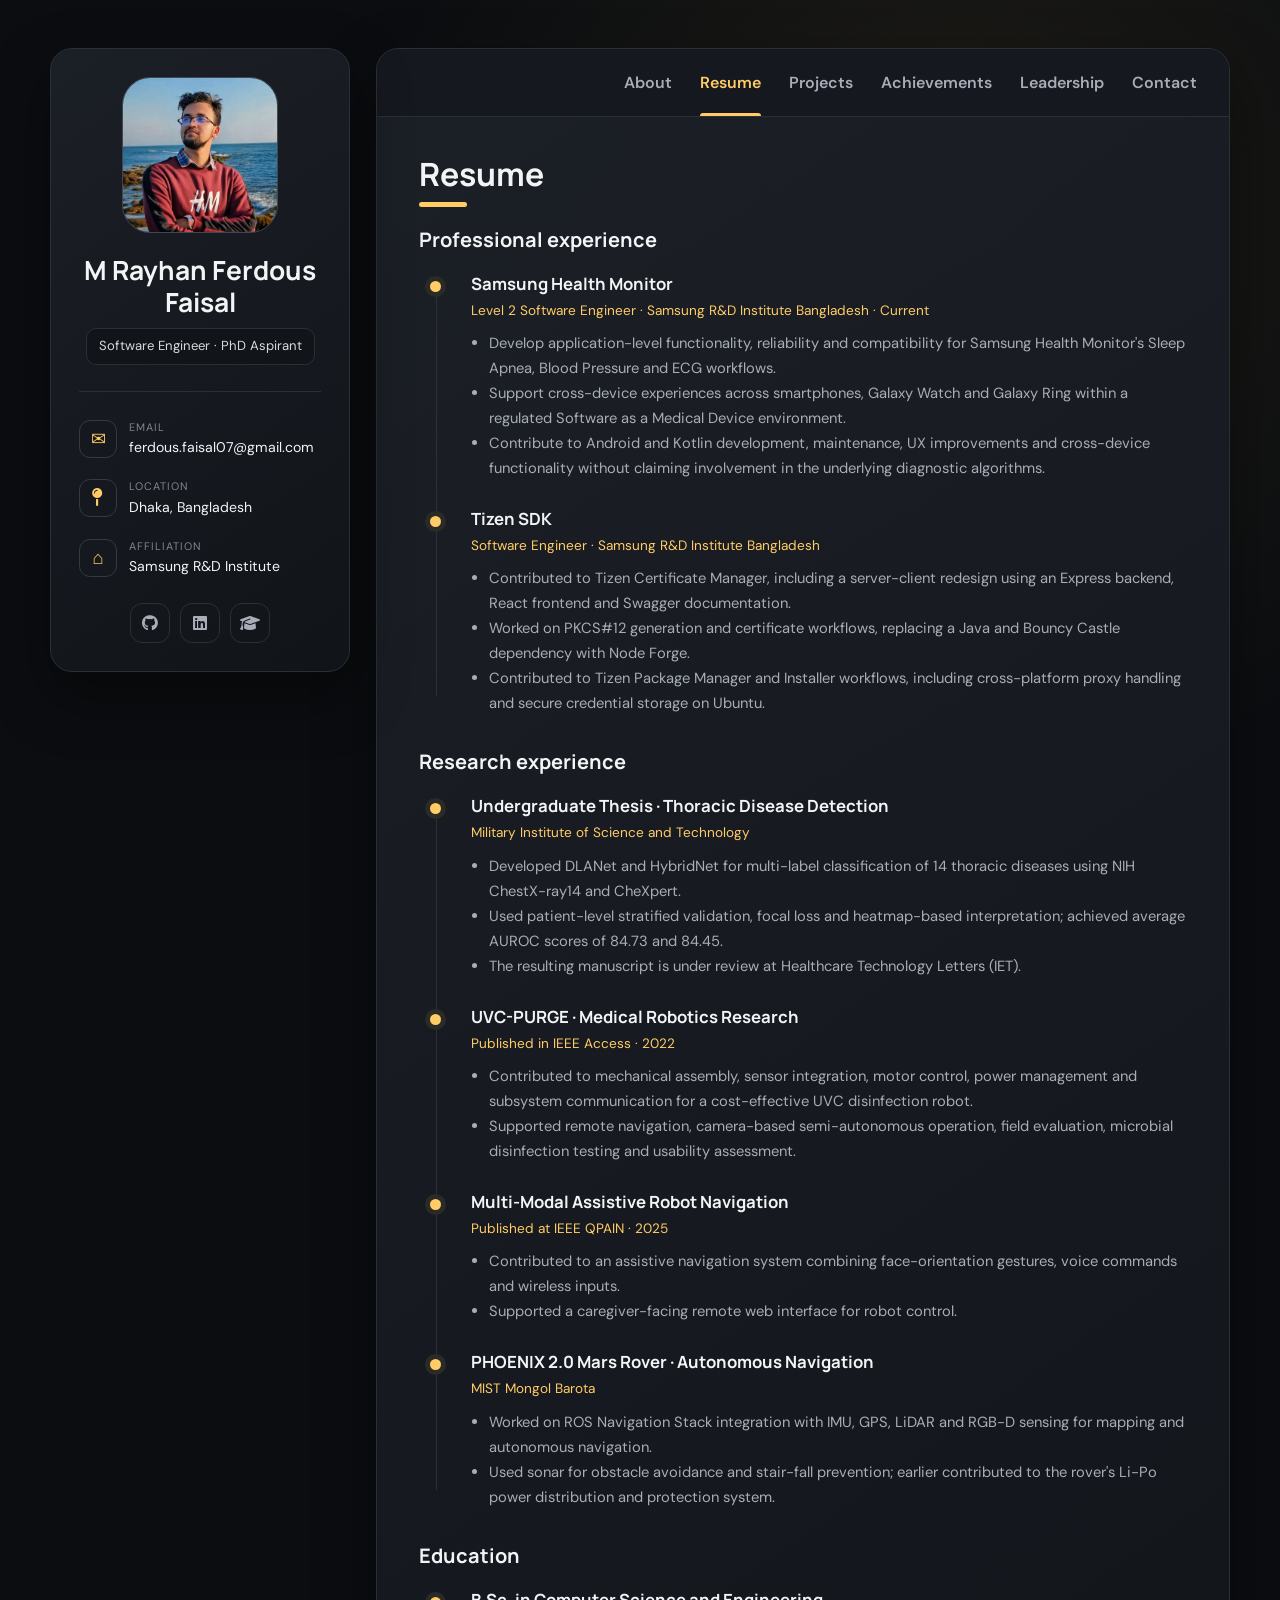
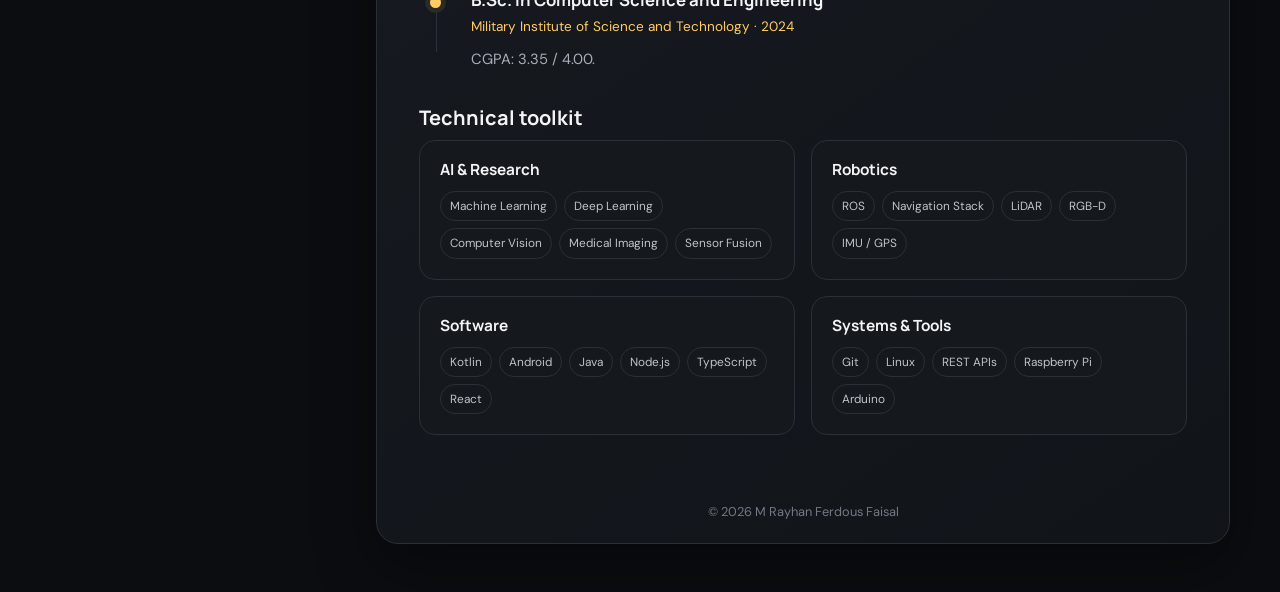
<file: resume/index.html>
<!doctype html>
<html lang="en">
<head>
    <meta charset="utf-8">
    <meta name="viewport" content="width=device-width,initial-scale=1">
    <meta name="description" content="M Rayhan Ferdous Faisal — software engineer and prospective PhD student in intelligent sensing, robotics, computer vision and health AI.">
    <meta name="theme-color" content="#0b0d10">
    <title>
      M Rayhan Ferdous Faisal | Portfolio
    </title>
    <link rel="preconnect" href="https://fonts.googleapis.com">
    <link rel="preconnect" href="https://fonts.gstatic.com" crossorigin>
    <link href="https://fonts.googleapis.com/css2?family=DM+Sans:wght@400;500;600;700&family=Manrope:wght@600;700;800&display=swap" rel="stylesheet">
    <link rel="stylesheet" href="https://cdnjs.cloudflare.com/ajax/libs/font-awesome/6.7.2/css/all.min.css">
    <link rel="icon" type="image/svg+xml" href="data:image/svg+xml,%3Csvg xmlns='http://www.w3.org/2000/svg' viewBox='0 0 64 64'%3E%3Crect width='64' height='64' rx='15' fill='%23111318'/%3E%3Cpath d='M14 46V18h19c10 0 17 5 17 14 0 6-3 10-8 12l8 2v4H37l-9-13v13H14zm14-20v8h5c4 0 6-1 6-4s-2-4-6-4h-5z' fill='%23ffcc66'/%3E%3C/svg%3E">
    <link rel="stylesheet" href="../assets/css/style.css?v=20260922-1">
  </head>
<body>
  <div class="shell">
    <aside class="side card" aria-label="Profile">
            <div class="portrait" data-image-slot="profile">
              <strong>
                RF
              </strong>
            </div>
            <div>
              <h1>
                M Rayhan Ferdous Faisal
              </h1>
              <span class="role">
                Software Engineer · PhD Aspirant
              </span>
            </div>
            <div class="rule">
            </div>
            <div class="contacts">
              <div class="contact">
                <span class="icon">
                  ✉
                </span>
                <div>
                  <small>
                    Email
                  </small>
                  <a href="#" data-link-slot="email">
                    ferdous.faisal07@gmail.com
                  </a>
                </div>
              </div>
              <div class="contact">
                <span class="icon">
                  <i class="fa-solid fa-map-pin" aria-hidden="true"></i>
                </span>
                <div>
                  <small>
                    Location
                  </small>
                  <span>
                    Dhaka, Bangladesh
                  </span>
                </div>
              </div>
              <div class="contact">
                <span class="icon">
                  ⌂
                </span>
                <div>
                  <small>
                    Affiliation
                  </small>
                  <span>
                    Samsung R&amp;D Institute
                  </span>
                </div>
              </div>
            </div>
            <div class="social">
              <a href="https://github.com/RF-Faisal" target="_blank" rel="noreferrer" aria-label="GitHub" data-link-slot="github">
                <i class="fa-brands fa-github" aria-hidden="true"></i>
              </a>
              <a href="#" data-link-slot="linkedin" aria-label="LinkedIn">
                <i class="fa-brands fa-linkedin" aria-hidden="true"></i>
              </a>
              <a href="#" data-link-slot="scholar" aria-label="Google Scholar">
                <i class="fa-solid fa-graduation-cap" aria-hidden="true"></i>
              </a>
            </div>
          </aside>
    <main class="main card">
      <nav class="nav" aria-label="Portfolio sections">
          <a href="../about/">About</a>
          <a class="active" aria-current="page" href="../resume/">Resume</a>
          <a href="../projects/">Projects</a>
          <a href="../achievements/">Achievements</a>
          <a href="../leadership/">Leadership</a>
          <a href="../contact/">Contact</a>
        </nav>
      <section id="resume" class="panel active">
        <h2 class="title">
          Resume
        </h2>
        <h3 class="label">
          Professional experience
        </h3>
        <div class="timeline">
          <article class="entry">
            <h3>
              Samsung Health Monitor
            </h3>
            <div class="meta">
              Level 2 Software Engineer · Samsung R&amp;D Institute Bangladesh · Current
            </div>
            <ul>
              <li>
                Develop application-level functionality, reliability and compatibility for Samsung Health Monitor's Sleep Apnea, Blood Pressure and ECG workflows.
              </li>
              <li>
                Support cross-device experiences across smartphones, Galaxy Watch and Galaxy Ring within a regulated Software as a Medical Device environment.
              </li>
              <li>
                Contribute to Android and Kotlin development, maintenance, UX improvements and cross-device functionality without claiming involvement in the underlying diagnostic algorithms.
              </li>
            </ul>
          </article>
          <article class="entry">
            <h3>
              Tizen SDK
            </h3>
            <div class="meta">
              Software Engineer · Samsung R&amp;D Institute Bangladesh
            </div>
            <ul>
              <li>
                Contributed to Tizen Certificate Manager, including a server-client redesign using an Express backend, React frontend and Swagger documentation.
              </li>
              <li>
                Worked on PKCS#12 generation and certificate workflows, replacing a Java and Bouncy Castle dependency with Node Forge.
              </li>
              <li>
                Contributed to Tizen Package Manager and Installer workflows, including cross-platform proxy handling and secure credential storage on Ubuntu.
              </li>
            </ul>
          </article>
        </div>
        <h3 class="label">
          Research experience
        </h3>
        <div class="timeline">
          <article class="entry">
            <h3>
              Undergraduate Thesis · Thoracic Disease Detection
            </h3>
            <div class="meta">
              Military Institute of Science and Technology
            </div>
            <ul>
              <li>
                Developed DLANet and HybridNet for multi-label classification of 14 thoracic diseases using NIH ChestX-ray14 and CheXpert.
              </li>
              <li>
                Used patient-level stratified validation, focal loss and heatmap-based interpretation; achieved average AUROC scores of 84.73 and 84.45.
              </li>
              <li>
                The resulting manuscript is under review at Healthcare Technology Letters (IET).
              </li>
            </ul>
          </article>
          <article class="entry">
            <h3>
              UVC-PURGE · Medical Robotics Research
            </h3>
            <div class="meta">
              Published in IEEE Access · 2022
            </div>
            <ul>
              <li>
                Contributed to mechanical assembly, sensor integration, motor control, power management and subsystem communication for a cost-effective UVC disinfection robot.
              </li>
              <li>
                Supported remote navigation, camera-based semi-autonomous operation, field evaluation, microbial disinfection testing and usability assessment.
              </li>
            </ul>
          </article>
          <article class="entry">
            <h3>
              Multi-Modal Assistive Robot Navigation
            </h3>
            <div class="meta">
              Published at IEEE QPAIN · 2025
            </div>
            <ul>
              <li>
                Contributed to an assistive navigation system combining face-orientation gestures, voice commands and wireless inputs.
              </li>
              <li>
                Supported a caregiver-facing remote web interface for robot control.
              </li>
            </ul>
          </article>
          <article class="entry">
            <h3>
              PHOENIX 2.0 Mars Rover · Autonomous Navigation
            </h3>
            <div class="meta">
              MIST Mongol Barota
            </div>
            <ul>
              <li>
                Worked on ROS Navigation Stack integration with IMU, GPS, LiDAR and RGB-D sensing for mapping and autonomous navigation.
              </li>
              <li>
                Used sonar for obstacle avoidance and stair-fall prevention; earlier contributed to the rover's Li-Po power distribution and protection system.
              </li>
            </ul>
          </article>
        </div>
        <h3 class="label">
          Education
        </h3>
        <div class="timeline">
          <article class="entry">
            <h3>
              B.Sc. in Computer Science and Engineering
            </h3>
            <div class="meta">
              Military Institute of Science and Technology · 2024
            </div>
            <p>
              CGPA: 3.35 / 4.00.
            </p>
          </article>
        </div>
        <h3 class="label">
          Technical toolkit
        </h3>
        <div class="skills">
          <div class="skill">
            <h3>
              AI &amp; Research
            </h3>
            <div class="chips">
              <span class="chip">
                Machine Learning
              </span>
              <span class="chip">
                Deep Learning
              </span>
              <span class="chip">
                Computer Vision
              </span>
              <span class="chip">
                Medical Imaging
              </span>
              <span class="chip">
                Sensor Fusion
              </span>
            </div>
          </div>
          <div class="skill">
            <h3>
              Robotics
            </h3>
            <div class="chips">
              <span class="chip">
                ROS
              </span>
              <span class="chip">
                Navigation Stack
              </span>
              <span class="chip">
                LiDAR
              </span>
              <span class="chip">
                RGB-D
              </span>
              <span class="chip">
                IMU / GPS
              </span>
            </div>
          </div>
          <div class="skill">
            <h3>
              Software
            </h3>
            <div class="chips">
              <span class="chip">
                Kotlin
              </span>
              <span class="chip">
                Android
              </span>
              <span class="chip">
                Java
              </span>
              <span class="chip">
                Node.js
              </span>
              <span class="chip">
                TypeScript
              </span>
              <span class="chip">
                React
              </span>
            </div>
          </div>
          <div class="skill">
            <h3>
              Systems &amp; Tools
            </h3>
            <div class="chips">
              <span class="chip">
                Git
              </span>
              <span class="chip">
                Linux
              </span>
              <span class="chip">
                REST APIs
              </span>
              <span class="chip">
                Raspberry Pi
              </span>
              <span class="chip">
                Arduino
              </span>
            </div>
          </div>
        </div>
      </section>
      <footer class="foot">
          ©
          <span id="year">
          </span>
          M Rayhan Ferdous Faisal
        </footer>
    </main>
  </div>
  <script src="../assets/js/resources.js?v=20260914-3"></script>
  <script src="../assets/js/main.js?v=20260922-1"></script>
</body>
</html>
</file>
<file: assets/css/style.css>
:root {
  --bg:#0b0d10;
  --s:#12151a;
  --s2:#191d23;
  --line:#2a2f38;
  --text:#f3f4f6;
  --muted:#a8adb7;
  --a:#ffcc66;
  --teal:#72d6c9;
  --shadow:0 24px 60px #0006;
  --r:22px
}

* {
  box-sizing:border-box
}

html {
  scroll-behavior:smooth
}

body {
  margin:0;
  background:radial-gradient(circle at 75% 10%,#ffcc6614,transparent 27%),var(--bg);
  color:var(--text);
  font:16px/1.7 "DM Sans",sans-serif
}

button,a {
  font:inherit;
  color:inherit
}

a {
  color:inherit
}

.shell {
  width:min(1180px,calc(100% - 32px));
  margin:48px auto;
  display:grid;
  grid-template-columns:300px minmax(0,1fr);
  gap:26px;
  align-items:start
}

.card {
  background:linear-gradient(145deg,#1c2027fa,#111419fa);
  border:1px solid var(--line);
  border-radius:var(--r);
  box-shadow:var(--shadow)
}

.side {
  position:sticky;
  top:28px;
  padding:28px;
  text-align:center
}

.portrait {
  width:156px;
  aspect-ratio:1;
  margin:0 auto 22px;
  border-radius:28px;
  display:grid;
  place-items:center;
  background:linear-gradient(145deg,#343a44,#171a20);
  border:1px solid #414752;
  overflow:hidden;
  position:relative
}

.portrait strong {
  font:800 42px/1 Manrope;
  color:var(--a)
}

.portrait:after {
  content:"ADD PHOTO";
  position:absolute;
  bottom:10px;
  padding:3px 8px;
  border-radius:99px;
  background:#0c0e12cc;
  color:var(--muted);
  font-size:10px;
  letter-spacing:.12em
}

h1,h2,h3 {
  font-family:Manrope,sans-serif;
  line-height:1.2;
  margin-top:0
}

h1 {
  font-size:1.65rem;
  margin-bottom:10px
}

.role {
  display:inline-flex;
  padding:6px 12px;
  border:1px solid var(--line);
  background:#111419;
  border-radius:10px;
  color:#d7d9de;
  font-size:.82rem
}

.rule {
  height:1px;
  background:var(--line);
  margin:26px 0
}

.contacts {
  display:grid;
  gap:17px;
  text-align:left
}

.contact {
  display:grid;
  grid-template-columns:38px 1fr;
  gap:12px;
  align-items:center;
  min-width:0
}

.icon {
  width:38px;
  height:38px;
  border:1px solid #343943;
  border-radius:11px;
  display:grid;
  place-items:center;
  color:var(--a);
  background:#15191f
}

.contact small {
  display:block;
  color:#7f8691;
  font-size:.68rem;
  letter-spacing:.09em;
  text-transform:uppercase
}

.contact a,.contact span {
  display:block;
  white-space:nowrap;
  overflow:hidden;
  text-overflow:ellipsis;
  text-decoration:none;
  font-size:.88rem
}

.social {
  display:flex;
  justify-content:center;
  gap:10px;
  margin-top:24px
}

.social a {
  width:40px;
  height:40px;
  display:grid;
  place-items:center;
  border-radius:12px;
  border:1px solid var(--line);
  text-decoration:none;
  color:var(--muted)
}

.social a:hover {
  color:var(--a);
  border-color:#66562f
}

.main {
  min-width:0;
  overflow:hidden
}

.nav {
  display:flex;
  justify-content:flex-end;
  padding:0 18px;
  border-bottom:1px solid var(--line);
  background:#15181e;
  overflow-x:auto;
  scrollbar-width:none
}

.nav::-webkit-scrollbar {
  display:none
}

.nav a {
  flex:0 0 auto;
  appearance:none;
  background:none;
  border:0;
  padding:20px 14px;
  color:var(--muted);
  cursor:pointer;
  font-weight:600;
  position:relative
}

.nav a.active {
  color:var(--a)
}

.nav a.active:after {
  content:"";
  height:3px;
  background:var(--a);
  border-radius:3px 3px 0 0;
  position:absolute;
  left:14px;
  right:14px;
  bottom:0
}

.panel {
  display:none;
  padding:38px 42px 46px;
  animation:lift .28s ease
}

.panel.active {
  display:block
}

@keyframes lift {
  from {
    opacity:0;
    transform:translateY(8px)
  }

  to {
    opacity:1;
    transform:none
  }

}

.title {
  font-size:2rem;
  margin-bottom:34px;
  position:relative
}

.title:after {
  content:"";
  position:absolute;
  left:0;
  bottom:-13px;
  width:48px;
  height:5px;
  border-radius:5px;
  background:var(--a)
}

.lead {
  font-size:1.05rem;
  color:#c7cad1;
  max-width:72ch
}

.lead strong {
  color:var(--text)
}

.available {
  display:flex;
  align-items:center;
  gap:9px;
  margin:24px 0 30px;
  color:#cad0d7;
  font-size:.92rem
}

.dot {
  width:9px;
  height:9px;
  border-radius:50%;
  background:var(--teal);
  box-shadow:0 0 0 5px #72d6c91a
}

.grid {
  display:grid;
  grid-template-columns:repeat(2,minmax(0,1fr));
  gap:16px;
  margin-top:22px
}

.box {
  padding:22px;
  border-radius:17px;
  border:1px solid var(--line);
  background:linear-gradient(145deg,#191d23,#14171c)
}

.box h3 {
  font-size:1rem;
  margin:0 0 8px
}

.box p {
  margin:0;
  color:var(--muted);
  font-size:.91rem;
  line-height:1.6
}

.box .icon {
  margin-bottom:16px
}

.label {
  margin:34px 0 10px;
  font-size:1.25rem
}

.timeline {
  position:relative;
  margin-top:22px
}

.timeline:before {
  content:"";
  position:absolute;
  left:17px;
  top:12px;
  bottom:20px;
  width:1px;
  background:var(--line)
}

.entry {
  position:relative;
  padding:0 0 28px 52px
}

.entry:last-child {
  padding-bottom:0
}

.entry:before {
  content:"";
  position:absolute;
  left:11px;
  top:7px;
  width:11px;
  height:11px;
  border-radius:50%;
  background:var(--a);
  box-shadow:0 0 0 5px #2a2a26
}

.entry h3 {
  font-size:1.05rem;
  margin:0 0 5px
}

.meta {
  color:var(--a);
  font-size:.85rem;
  margin-bottom:9px
}

.entry p,.entry li {
  color:var(--muted);
  font-size:.92rem
}

.entry p {
  margin:0
}

.entry ul {
  margin:8px 0 0;
  padding-left:18px
}

.pub {
  display:flex;
  flex-direction:column;
  min-height:220px
}

.tag {
  width:max-content;
  max-width:100%;
  padding:4px 8px;
  border:1px solid #4a412c;
  background:#211f18;
  color:var(--a);
  border-radius:7px;
  font-size:.72rem;
  font-weight:700;
  letter-spacing:.04em;
  text-transform:uppercase
}

.pub h3 {
  font-size:1rem;
  margin:14px 0 8px
}

.pub p {
  margin-bottom:15px
}

.pub footer {
  margin-top:auto;
  color:#7f8691;
  font-size:.8rem
}

.project {
  padding:0;
  overflow:hidden
}

.media {
  aspect-ratio:16/9;
  display:grid;
  place-items:center;
  background:linear-gradient(135deg,#242a32,#111419);
  color:#7f8691;
  border-bottom:1px solid var(--line);
  font-size:.77rem;
  letter-spacing:.11em
}

.media img {
  width:100%;
  height:100%;
  object-fit:cover;
  display:block
}

.media-link {
  display:block;
  aspect-ratio:16/9;
  overflow:hidden;
  background:#111419;
  border-bottom:1px solid var(--line)
}

.media-link img {
  width:100%;
  height:100%;
  object-fit:cover;
  display:block;
  transition:transform .25s ease
}

.media-link:hover img {
  transform:scale(1.025)
}

.achievement-card {
  padding:0;
  overflow:hidden
}

.achievement-body {
  padding:20px
}

.achievement-body h3 {
  margin:10px 0 7px;
  font-size:1.02rem
}

.achievement-body p {
  margin:0;
  color:var(--muted);
  font-size:.91rem
}

.achievement-body .meta {
  margin-bottom:2px
}

.project-body {
  padding:20px
}

.project-body h3 {
  margin:12px 0 8px
}

.project-body p {
  color:var(--muted);
  font-size:.91rem;
  margin:0
}

.chips {
  display:flex;
  flex-wrap:wrap;
  gap:7px;
  margin-top:15px
}

.chip {
  border:1px solid var(--line);
  border-radius:999px;
  padding:4px 9px;
  color:#bfc3ca;
  font-size:.74rem
}

.actions {
  display:flex;
  gap:14px;
  margin-top:17px
}

.actions a {
  font-size:.82rem;
  color:var(--a);
  text-decoration:none
}

.note {
  margin-top:22px;
  padding:18px 20px;
  border:1px dashed #4a505b;
  border-radius:14px;
  color:var(--muted);
  font-size:.9rem
}

.skills {
  display:grid;
  grid-template-columns:repeat(2,minmax(0,1fr));
  gap:16px
}

.skill {
  padding:20px;
  border:1px solid var(--line);
  border-radius:16px;
  background:#15191e
}

.skill h3 {
  font-size:.96rem;
  margin-bottom:12px
}

.skill .chips {
  margin-top:0
}

.award {
  display:grid;
  grid-template-columns:44px 1fr;
  gap:16px;
  align-items:start;
  padding:18px 0;
  border-bottom:1px solid var(--line)
}

.award h3 {
  font-size:1rem;
  margin-bottom:5px
}

.award p {
  margin:0;
  color:var(--muted);
  font-size:.9rem
}

.leadership-list {
  display:grid;
  gap:14px;
  margin-top:20px
}

.leadership-item {
  padding:20px;
  border:1px solid var(--line);
  border-radius:16px;
  background:#15191e
}

.leadership-item h3 {
  margin:0 0 6px;
  font-size:1rem
}

.leadership-item p,.leadership-item li {
  margin:0;
  color:var(--muted);
  font-size:.92rem
}

.leadership-item ul {
  margin:10px 0 0;
  padding-left:19px
}

.leadership-item li+li {
  margin-top:5px
}

.contact-cards {
  display:grid;
  grid-template-columns:repeat(2,minmax(0,1fr));
  gap:16px;
  margin:22px 0
}

.contact-card {
  display:flex;
  gap:14px;
  align-items:center;
  padding:18px;
  border:1px solid var(--line);
  border-radius:16px;
  background:#15191e;
  text-decoration:none
}

.contact-card:hover {
  border-color:#66562f
}

.contact-card strong {
  display:block;
  font-family:Manrope
}

.contact-card span {
  display:block;
  color:var(--muted);
  font-size:.85rem
}

.contact-form {
  display:grid;
  gap:14px;
  margin-top:24px
}

.contact-form label {
  display:grid;
  gap:6px;
  color:#cfd2d8;
  font-weight:600;
  font-size:.88rem
}

.contact-form input,.contact-form textarea {
  width:100%;
  border:1px solid var(--line);
  border-radius:12px;
  background:#101318;
  color:var(--text);
  padding:13px 14px;
  font:inherit
}

.contact-form textarea {
  min-height:150px;
  resize:vertical
}

.contact-form button {
  width:max-content;
  border:1px solid #705b28;
  border-radius:12px;
  background:var(--a);
  color:#18140b;
  padding:11px 18px;
  font-weight:800;
  cursor:pointer
}

.contact-form button:hover {
  background:#f3b844
}

.form-note {
  color:var(--muted);
  font-size:.83rem;
  margin:0
}

.foot {
  padding:20px;
  text-align:center;
  color:#727985;
  font-size:.8rem
}

:focus-visible {
  outline:2px solid var(--a);
  outline-offset:3px
}

@media(max-width:900px) {
  .shell {
    grid-template-columns:1fr;
    margin:24px auto
  }

  .side {
    position:relative;
    top:0;
    text-align:left;
    display:grid;
    grid-template-columns:120px 1fr;
    gap:20px
  }

  .portrait {
    width:120px;
    margin:0;
    grid-row:1/3
  }

  .side .rule,.side .contacts,.side .social {
    grid-column:1/-1
  }

  .social {
    justify-content:flex-start
  }

  .grid,.contact-cards {
    grid-template-columns:1fr
  }

}

@media(max-width:640px) {
  .shell {
    width:calc(100% - 20px);
    margin:10px auto 86px
  }

  .side {
    display:block;
    text-align:center;
    padding:22px
  }

  .portrait {
    margin:0 auto 18px
  }

  .contacts {
    text-align:left
  }

  .main {
    overflow:visible
  }

  .nav {
    position:fixed;
    z-index:20;
    bottom:0;
    left:0;
    right:0;
    justify-content:flex-start;
    padding:0 4px;
    border:1px solid var(--line);
    border-radius:18px 18px 0 0;
    box-shadow:0 -10px 30px #0005
  }

  .nav a {
    padding:15px 7px;
    font-size:.75rem
  }

  .nav a.active:after {
    top:0;
    bottom:auto;
    left:7px;
    right:7px
  }

  .panel {
    padding:30px 22px 34px
  }

  .title {
    font-size:1.65rem
  }

  .skills {
    grid-template-columns:1fr
  }

}

@media(prefers-reduced-motion:reduce) {
  html {
    scroll-behavior:auto
  }

  .panel {
    animation:none
  }

}

.portrait.has-image::after {
  display:none
}

.portrait img {
  width:100%;
  height:100%;
  object-fit:cover;
  display:block
}



.nav a,
.nav a:link,
.nav a:visited,
.nav a:hover,
.nav a:active {
  text-decoration: none;
}


/* Research-direction cards: keep each icon aligned with its title. */
.research-directions .box {
  display: grid;
  grid-template-columns: 42px minmax(0, 1fr);
  column-gap: 14px;
  align-items: start;
}

.research-directions .box .icon {
  grid-column: 1;
  grid-row: 1 / span 2;
  margin: 0;
}

.research-directions .box h3,
.research-directions .box p {
  grid-column: 2;
}

.research-directions .box h3 {
  align-self: center;
  margin: 0 0 8px;
}

/* Project media is shown only when an image or video is configured. */
.project > .media:empty {
  display: none;
}

.media-video {
  position: relative;
  display: block;
  width: 100%;
  height: 100%;
  overflow: hidden;
}

.media-video img {
  width: 100%;
  height: 100%;
  object-fit: cover;
  transition: transform .2s ease;
}

.media-video:hover img {
  transform: scale(1.025);
}

.media-play {
  position: absolute;
  inset: 50% auto auto 50%;
  width: 58px;
  height: 42px;
  display: grid;
  place-items: center;
  transform: translate(-50%, -50%);
  border-radius: 12px;
  color: #fff;
  background: rgba(215, 32, 32, .92);
  box-shadow: 0 8px 24px rgba(0, 0, 0, .35);
  font-size: 1.1rem;
}

.contact .icon {
  display: grid;
  place-items: center;
  font-size: 1.15rem;
  line-height: 1;
}
/* Contact cards: restore grid centering for FA brand icons (overrides .contact-card span display:block) */
.contact-card .icon {
  display: grid;
  place-items: center;
  font-size: 1.15rem;
  line-height: 1;
  color: var(--a);
}

/* Font Awesome icons inside research-direction cards */
.research-directions .box .icon i {
  font-size: 1.15rem;
  line-height: 1;
}


.visitor-counter::before {
  content:"\00b7";
  margin:0 8px;
  color:#555c67
}
</file>
